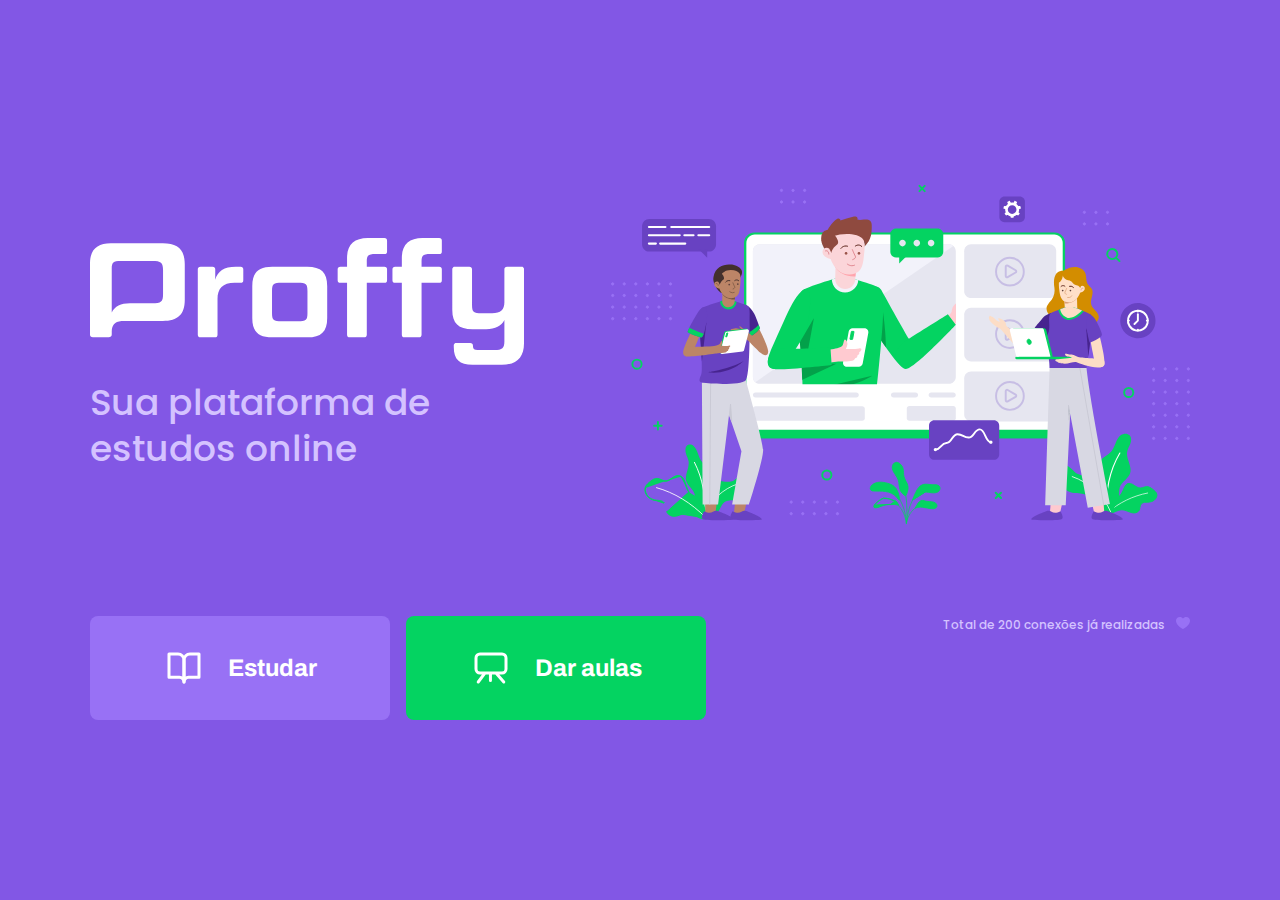
<file: index.html>
<!DOCTYPE html>
<html lang="pt-br">
<head>
    <meta charset="UTF-8">
    <meta name="viewport" content="width=device-width, initial-scale=1.0">
    <meta name="theme-color" content="#8257E5">
    <title>Proffy | Sua plataforma de estudos online</title>

    <link rel="shortcut icon" href="/images/favicon.png" type="image/png">

<link rel="stylesheet" href="/styles/main.css">
<link rel="stylesheet" href="/styles/partials/page-landing.css">

<link href="https://fonts.googleapis.com/css2?family=Archivo:wght@400;700&amp;family=Poppins:wght@400;600&amp;display=swap" rel="stylesheet">

</head>
<body id="page-landing">

    <div id="container">
        <div class="logo-container">
            <img src="/images/logo.svg" alt="Proffy">
            <h2>Sua plataforma de estudos online</h2>
        </div>

        <img class="hero-image" src="/images/landing.svg" alt="Plataforma de estudos">
       

        <div class="buttons-container">
            <a class="study" href="/study.html">
            <img src="/images/icons/study.svg" alt="Estudar">Estudar
            </a>
            <a class="give-classes" href="/give-classes.html">
                <img src="/images/icons/give-classes.svg" alt="Dar aulas">Dar aulas
                </a>
        </div>
        <p class="total-conections">
            Total de 200 conexões já realizadas
            <img src="/images/icons/purple-heart.svg" alt="Coração roxo">
        </p>
    </div>
 



</body>
</html>
</file>
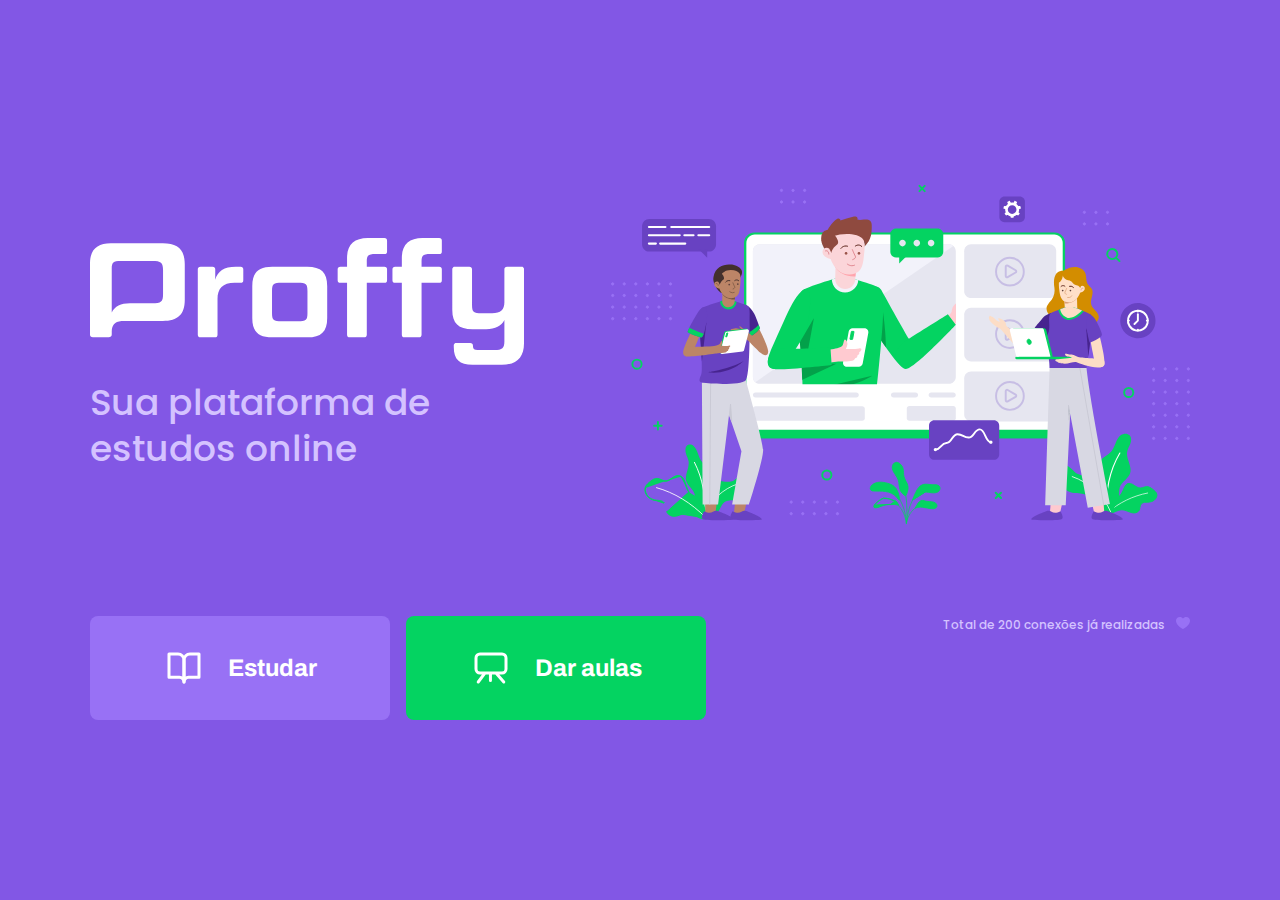
<file: src/views/index.html>
<!DOCTYPE html>
<html lang="pt-br">
<head>
    <meta charset="UTF-8">
    <meta name="viewport" content="width=device-width, initial-scale=1.0">
    <meta name="theme-color" content="#8257E5">
    <title>Proffy | Sua plataforma de estudos online</title>

    <link rel="shortcut icon" href="/images/favicon.png" type="image/png">

<link rel="stylesheet" href="/styles/main.css">
<link rel="stylesheet" href="/styles/partials/page-landing.css">

<link href="https://fonts.googleapis.com/css2?family=Archivo:wght@400;700&amp;family=Poppins:wght@400;600&amp;display=swap" rel="stylesheet">

</head>
<body id="page-landing">

    <div id="container">
        <div class="logo-container">
            <img src="/images/logo.svg" alt="Proffy">
            <h2>Sua plataforma de estudos online</h2>
        </div>

        <img class="hero-image" src="/images/landing.svg" alt="Plataforma de estudos">
       

        <div class="buttons-container">
            <a class="study" href="/study">
            <img src="/images/icons/study.svg" alt="Estudar">Estudar
            </a>
            <a class="give-classes" href="/give-classes">
                <img src="/images/icons/give-classes.svg" alt="Dar aulas">Dar aulas
                </a>
        </div>
        <p class="total-conections">
            Total de 200 conexões já realizadas
            <img src="/images/icons/purple-heart.svg" alt="Coração roxo">
        </p>
    </div>
 



</body>
</html>
</file>
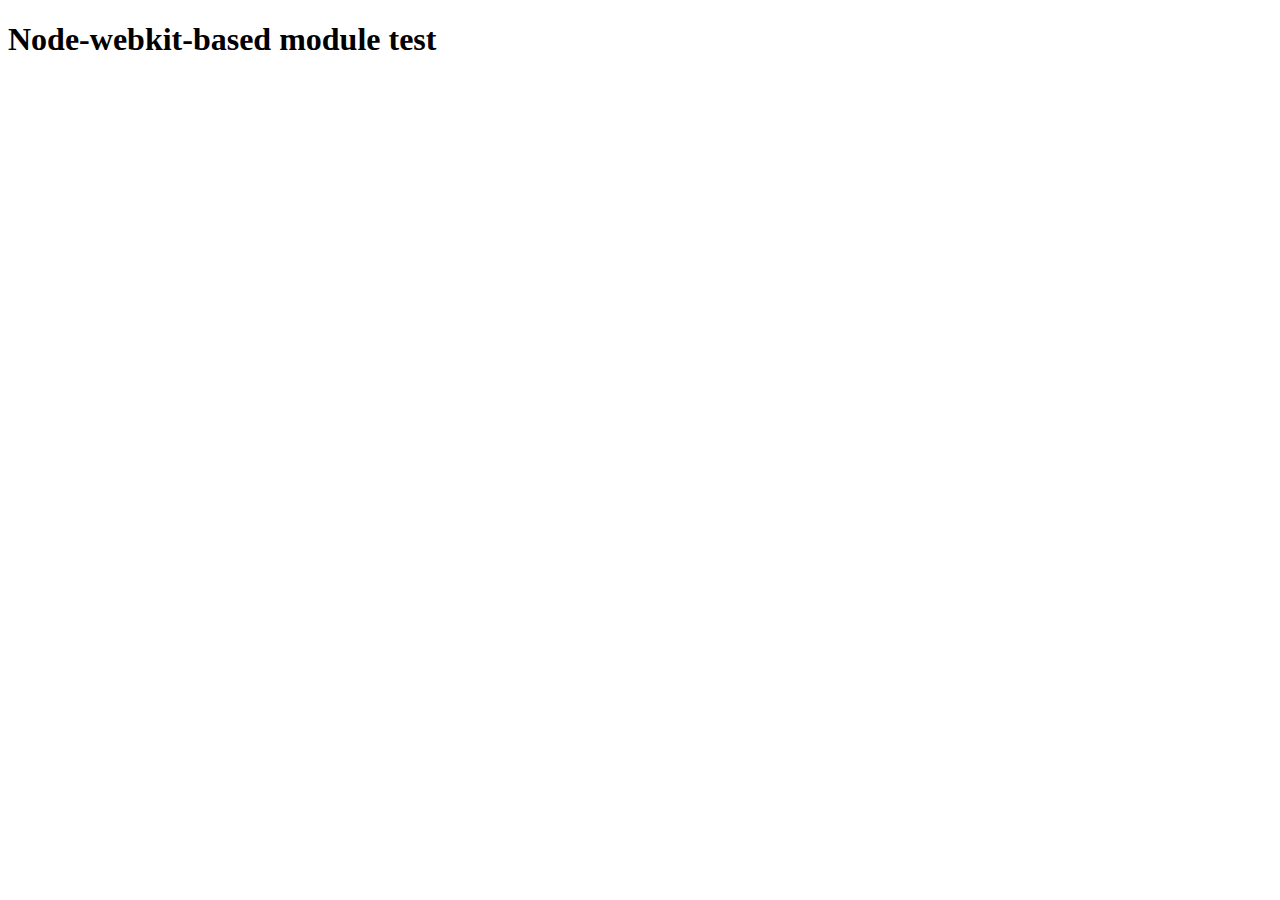
<file: node_modules/node-pre-gyp/lib/util/nw-pre-gyp/index.html>
<!doctype html>
<html>
<head>
<meta charset="utf-8">
<title>Node-webkit-based module test</title>
<script>
function nwModuleTest(){
   var util = require('util');
   var moduleFolder = require('nw.gui').App.argv[0];
   try {
      require(moduleFolder);
   } catch(e) {
      if( process.platform !== 'win32' ){
         util.log('nw-pre-gyp error:');
         util.log(e.stack);
      }
      process.exit(1);
   }
   process.exit(0);
}
</script>
</head>
<body onload="nwModuleTest()">
<h1>Node-webkit-based module test</h1>
</body>
</html>
</file>
<file: styles/main.css>
:root {
    --color-background: #F0F0F7;
    --color-primary-lighter: #9871F5;
    --color-primary-light: #916BEA;
    --color-primary: #8257E5;
    --color-primary-dark: #774DD6;
    --color-primary-darker: #6842c2;
    --color-secondary: #04D361;
    --color-secondary-dark: #04BF58;
    --color-title-in-primary: #FFFFFF;
    --color-text-in-primary: #D4C2FF;
    --color-text-title: #32264D;
    --color-text-complement: #9C98A6;
    --color-text-base: #6A6180;
    --color-line-in-white: #E6E6F0;
    --color-input-background: #F8F8FC;
    --color-button-text: #FFFFFF;
    --color-box-base: #FFFFFF;
    --color-box-footer: #FAFAFC;
    --color-small-info: #C1BCCC;
    font-size: 60%; /* controle das medidas rem
    rem = root element. Se baseia no valor
     estabelecido no root.
     16px - 100% - 1rem */
}

*{
    margin: 0;
    padding: 0;
    box-sizing: border-box;
}


html,
body {
    height: 100vh;   
}

body {
background-color: var(--color-background);
display: flex;
align-items: center;
justify-content: center;

}


body,
input,
button,
textarea {

    font: 500 1.6rem Poppins;
    color: var(--color-text-base);
}


#container {
    width: 90vw;
    max-width: 700px;
}

@media (min-width: 700px){
    :root {
        font-size: 62.5%;/*todo 1rem vai ser relativo a 10px*/
    }
}
</file>
<file: styles/partials/page-landing.css>
#page-landing {
    background: var(--color-primary);
}


#page-landing #container {
    color: var(--color-text-in-primary);
}

.logo-container img {
    height: 10rem;
}

.logo-container {
    text-align: center;
    margin-bottom: 3.2rem;
}

.logo-container h2 {
    font-weight: 500;
    font-size: 3.6rem;
    line-height: 4.6rem;
    margin-top: 0.8rem;
}

.hero-image {

    width: 100%;
}

.buttons-container {
    display: flex;
    justify-content: center; /*display flex funciona junto com o justify content*/
    margin: 3.2rem 0;
}


.buttons-container a {
    width: 30rem;
    height: 10.4rem;

    border-radius: .8rem;
    margin-right: 1.6rem;

    font: 700 2.4rem Archivo;

    display: flex;
    align-items: center;
    justify-content: center;

    text-decoration: none;

    transition: background 0.2s;

    color: var(--color-button-text);
}
.buttons-container a img {
    width: 4rem;
    margin-right: 2.4rem;
}

.buttons-container a.study {
    background: var(--color-primary-lighter);
}

.buttons-container a.study:hover {   /* no css hover significa quando mouse estiver em cima */
    background: var(--color-primary-light);
}

.buttons-container a.give-classes {
    background: var(--color-secondary);
    margin-right: 0;
}

.buttons-container a.give-classes:hover {   /* no css hover significa quando mouse estiver em cima */
    background: var(--color-secondary-dark);
}
    .total-conections {
        font-size: 1.8rem;
        align-items: center;
        justify-content: center;
    }

    .total-conections img {
        margin-left: 0.8rem;
    }

    @media (max-width: 699px){
        :root {
            font-size: 40%; /* modificar as medidas rem//*/
        }
    }

/*@media é uma regra condicional. 
tipo (execute isso quando (condição) 
Esse diz pra quando for maior 
que 1100px, executar o cod abaixo*/
    @media (min-width: 1100px) {
        #page-landing #container {
            max-width: 1100px;
            display: grid;
            grid-template-columns: 2fr 1fr 2fr;
            grid-template-rows: 350px 1fr;
            grid-template-areas:
            "proffy image image"
            "button button texting";
            column-gap: 87px;
            row-gap: 86px;/*por estar em tamanho maior, no caso
            1100 px, utilizar px como marcação é melhor.
            rem não é mais tao necessario*/
        }

        .logo-container{
            grid-area: proffy;
            text-align: initial;
            align-self: center;
            margin: 0;
        }
        
        .logo-container img {
            height: 127px;
        }
        .hero-image {
            grid-area: image;
            height: 350px;
        }
        .buttons-container{
            grid-area: button;
            justify-content: flex-start;/*igual flex normal, mas no inicio dele*/
            margin: 0;
        }
        .total-conections{
            grid-area: texting;
            justify-self: end;
            font-size: 1.2rem;
        }
    }
</file>
